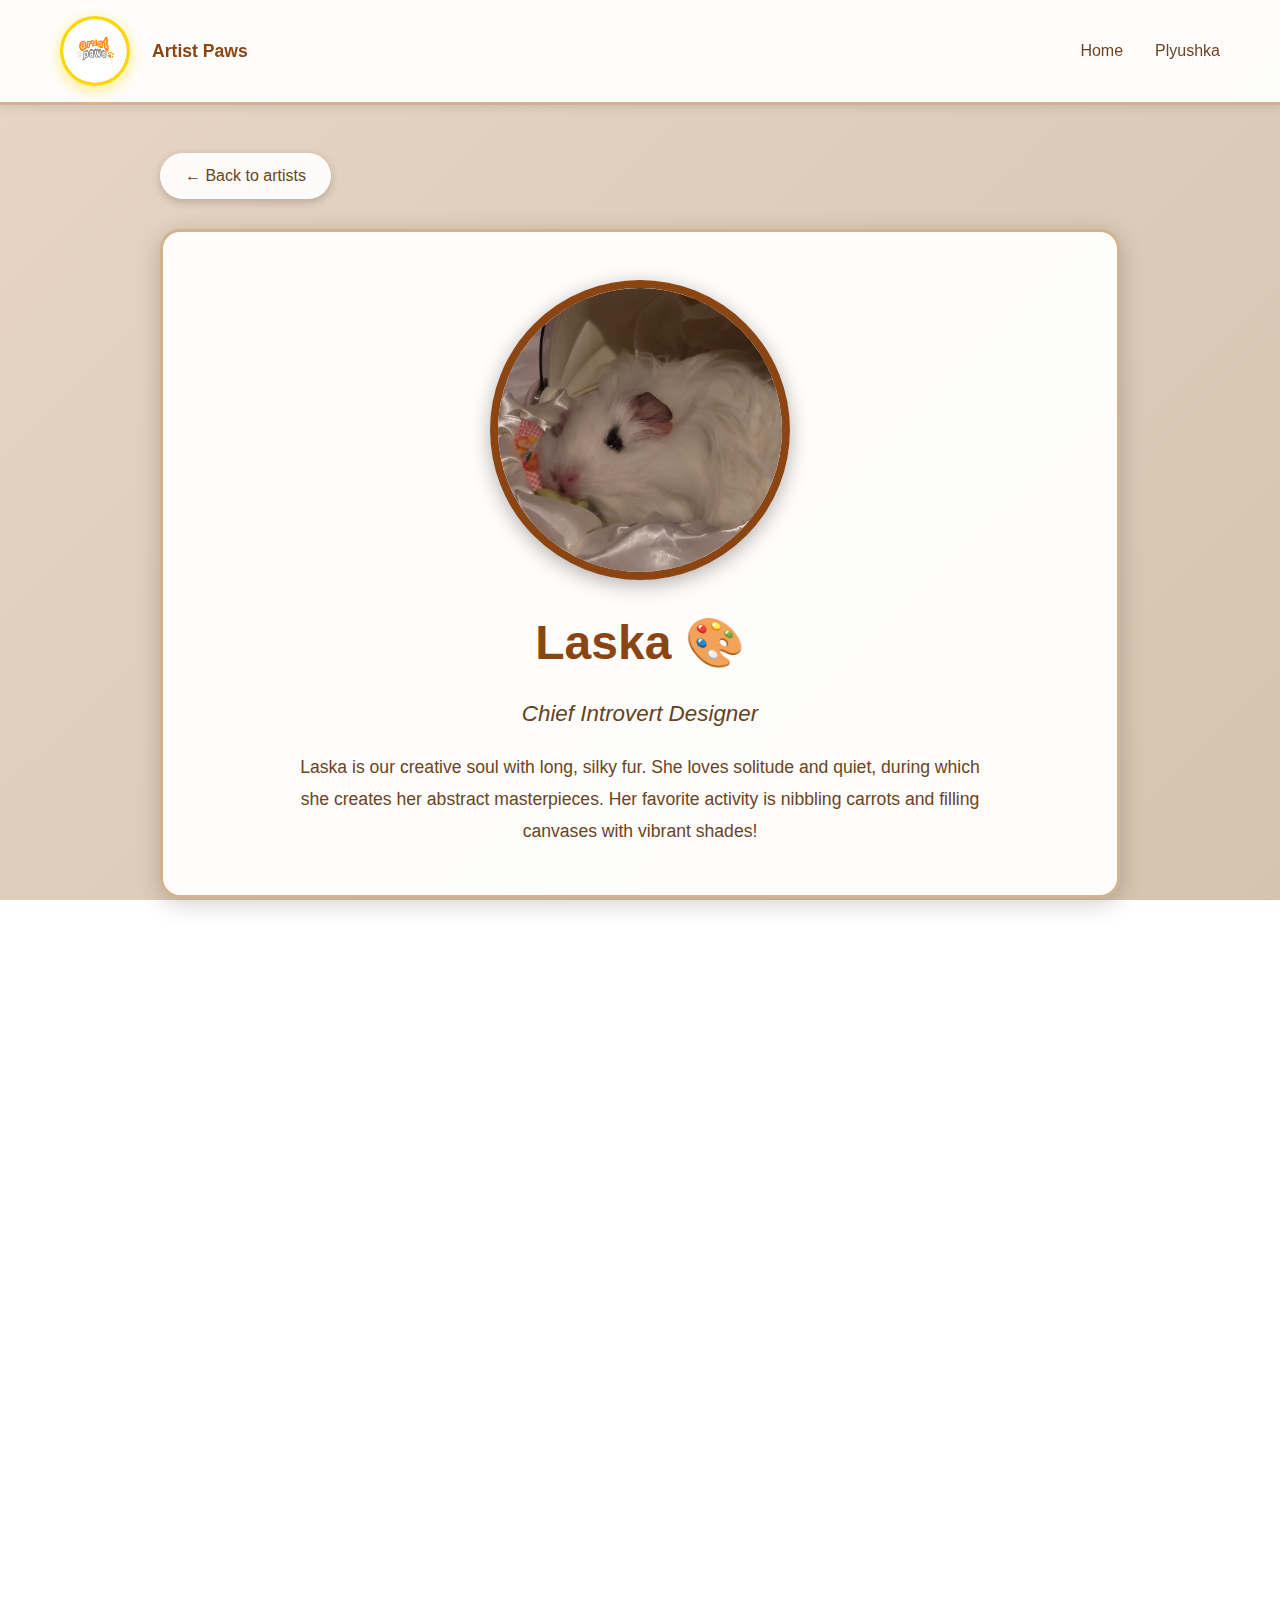
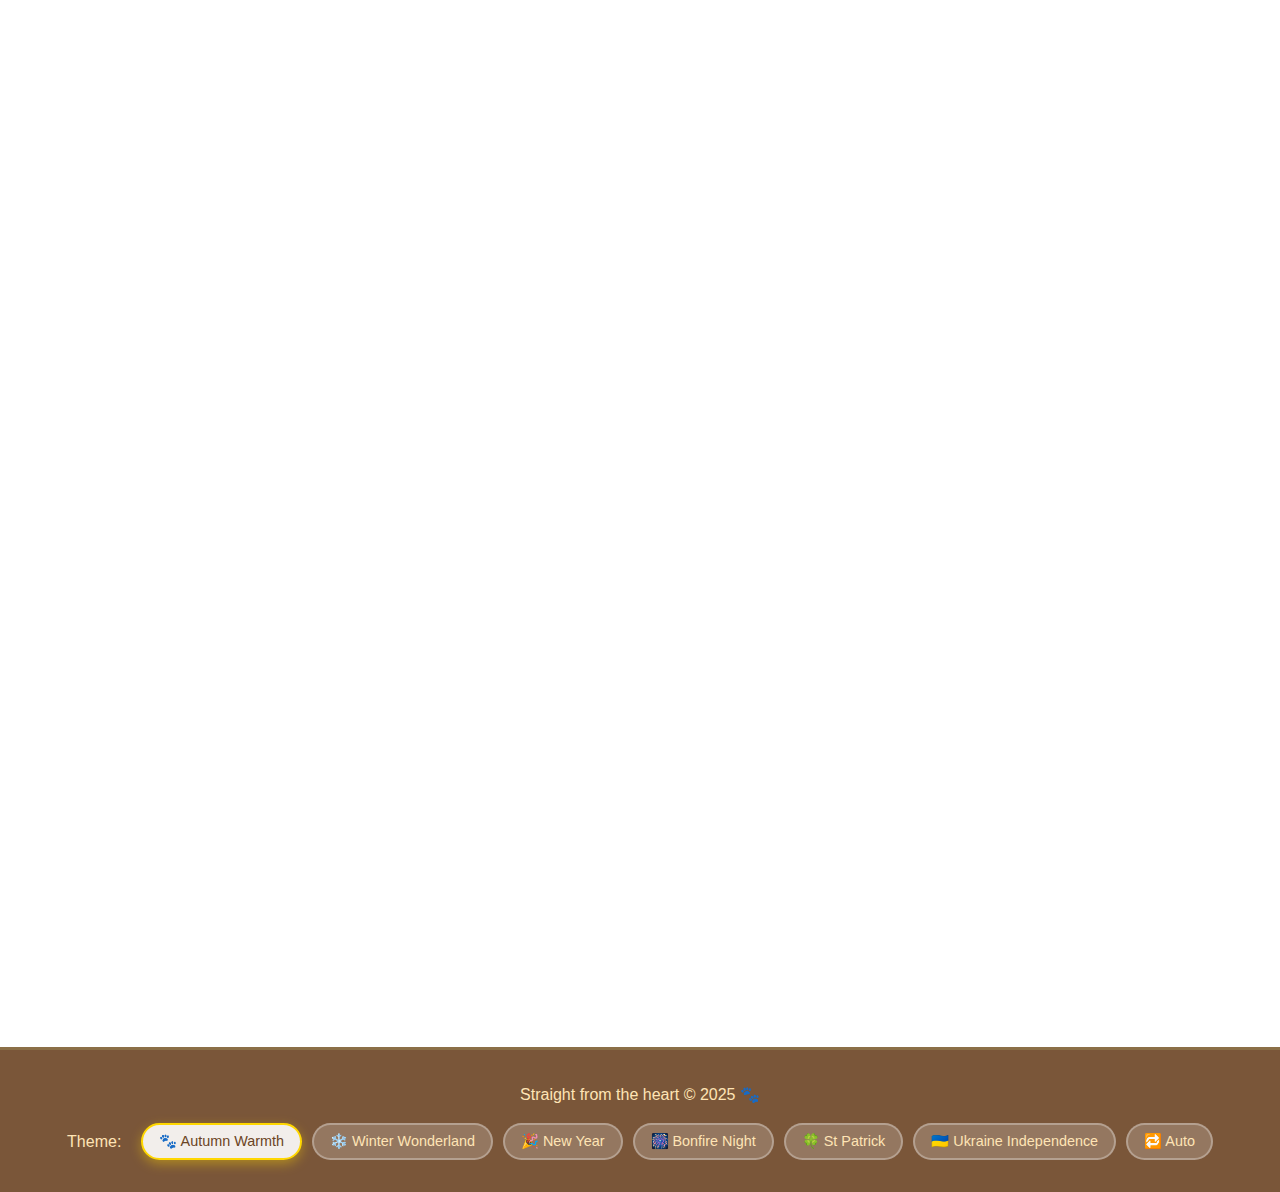
<file: laska.html>
<!DOCTYPE html>
<html lang="en">
<head>
    <meta charset="UTF-8">
    <meta name="viewport" content="width=device-width, initial-scale=1.0">
    <meta name="description" content="Meet Laska, Chief Introvert Designer at Artist Paws. Specializes in warm tones and contemplative art pieces. Explore Laska's unique artistic style.">
    <meta name="keywords" content="Laska guinea pig, introvert designer, warm colors art, guinea pig artist, pet artwork">
    <meta name="robots" content="index, follow">
    <link rel="canonical" href="https://tiger884.github.io/Guinea-pigs/laska.html">
    
    <!-- Open Graph -->
    <meta property="og:type" content="profile">
    <meta property="og:url" content="https://tiger884.github.io/Guinea-pigs/laska.html">
    <meta property="og:title" content="Laska - Chief Introvert Designer at Artist Paws">
    <meta property="og:description" content="Meet Laska, our talented guinea pig artist who specializes in warm tones and contemplative artwork.">
    <meta property="og:image" content="https://tiger884.github.io/Guinea-pigs/images/artists/laska.jpg">
    
    <link rel="preconnect" href="https://images.unsplash.com">
    <link rel="dns-prefetch" href="https://images.unsplash.com">
    <link rel="preload" href="style.css" as="style">
    <title>Laska - Chief Introvert Designer | Artist Paws Guinea Pig Artist</title>
    <link rel="stylesheet" href="style.css">
    <script src="themes.js"></script>
    <script src="tracing.js"></script>
    <script src="script.js" defer></script>
    <style>
        .guinea-page {
            max-width: 1000px;
            margin: 0 auto;
            padding: 3rem 20px;
        }

        .back-button {
            display: inline-block;
            background: rgba(255, 255, 255, 0.9);
            color: #6B4423;
            padding: 10px 25px;
            border-radius: 25px;
            text-decoration: none;
            margin-bottom: 30px;
            box-shadow: 0 3px 10px rgba(0,0,0,0.2);
            transition: transform 0.3s;
        }

        .back-button:hover {
            transform: translateX(-5px);
        }

        .guinea-header {
            background: rgba(255, 255, 255, 0.95);
            border-radius: 20px;
            padding: 3rem;
            text-align: center;
            box-shadow: 0 5px 25px rgba(0,0,0,0.2);
            margin-bottom: 3rem;
            border: 3px solid #D2B48C;
        }

        .guinea-photo-large {
            width: 300px;
            height: 300px;
            border-radius: 50%;
            margin: 0 auto 25px;
            overflow: hidden;
            border: 8px solid #8B4513;
            box-shadow: 0 5px 20px rgba(0,0,0,0.3);
        }

        .guinea-photo-large img {
            width: 100%;
            height: 100%;
            object-fit: cover;
        }

        .guinea-header h1 {
            color: #8B4513;
            font-size: 3rem;
            margin-bottom: 15px;
        }

        .guinea-subtitle {
            color: #654321;
            font-size: 1.4rem;
            font-style: italic;
            margin-bottom: 20px;
        }

        .guinea-description {
            color: #6B4423;
            font-size: 1.1rem;
            line-height: 1.8;
            max-width: 700px;
            margin: 0 auto;
        }

        .info-section {
            background: rgba(255, 255, 255, 0.9);
            border-radius: 15px;
            padding: 2.5rem;
            margin-bottom: 2rem;
            box-shadow: 0 3px 15px rgba(0,0,0,0.15);
        }

        .info-section h2 {
            color: #8B4513;
            font-size: 2rem;
            margin-bottom: 1.5rem;
            text-align: left;
            border-bottom: 3px solid #D2B48C;
            padding-bottom: 10px;
        }

        .info-list {
            list-style: none;
            padding: 0;
        }

        .info-list li {
            padding: 12px 0;
            color: #654321;
            font-size: 1.1rem;
            border-bottom: 1px dashed #D2B48C;
        }

        .info-list li:last-child {
            border-bottom: none;
        }

        .info-list strong {
            color: #8B4513;
            margin-right: 10px;
        }

        .photo-gallery {
            display: grid;
            grid-template-columns: repeat(auto-fit, minmax(200px, 1fr));
            gap: 20px;
            margin-top: 2rem;
        }

        .photo-gallery img {
            width: 100%;
            height: 250px;
            object-fit: cover;
            border-radius: 15px;
            box-shadow: 0 3px 15px rgba(0,0,0,0.2);
            border: 4px solid #fff;
            transition: transform 0.3s;
        }

        .photo-gallery img:hover {
            transform: scale(1.05);
        }
    </style>
</head>
<body>
    <header>
        <nav>
            <div class="logo">
                <div class="logo-circle" style="width: 70px; height: 70px; border-radius: 50%; background: linear-gradient(135deg, var(--logo-color-1, #FFD700) 0%, var(--logo-color-2, #FFA500) 100%); display: flex; align-items: center; justify-content: center; box-shadow: 0 4px 15px var(--logo-shadow, rgba(255, 215, 0, 0.5)); margin-right: 12px; flex-shrink: 0; transition: all 0.3s ease; overflow: hidden;">
                    <img src="images/ui/logo.png" alt="Artist Paws Logo" style="height: 55px; width: auto; filter: brightness(1.1) contrast(1.05); object-fit: contain;">
                </div>
                <span style="font-weight: 600; font-size: 1.1rem;">Artist Paws</span>
            </div>
            <ul>
                <li><a href="index.html">Home</a></li>
                <li><a href="plyushka.html">Plyushka</a></li>
            </ul>
        </nav>
    </header>

    <main class="guinea-page">
        <a href="index.html" class="back-button">← Back to artists</a>

        <div class="guinea-header">
            <div class="guinea-photo-large">
                <img src="images/artists/laska.jpg" 
                     alt="Laska"
                     loading="eager"
                     decoding="async">
            </div>
            <h1>Laska 🎨</h1>
            <p class="guinea-subtitle">Chief Introvert Designer</p>
            <p class="guinea-description">
                Laska is our creative soul with long, silky fur. She loves solitude and quiet,
                during which she creates her abstract masterpieces. Her favorite activity is nibbling carrots
                and filling canvases with vibrant shades!
            </p>
        </div>

        <div class="info-section">
            <h2>About Laska</h2>
            <ul class="info-list">
                <li><strong>🎨 Style:</strong> Abstract with impressionism elements</li>
                <li><strong>🎨 Favorite colors:</strong> Red, orange, yellow</li>
                <li><strong>🥕 Favorite food:</strong> Carrots, bell peppers, apples</li>
                <li><strong>🎭 Personality:</strong> Calm, thoughtful, focused</li>
                <li><strong>⏰ Best creative time:</strong> Early morning</li>
                <li><strong>🏆 Achievements:</strong> More than 50 paintings, exhibition participation</li>
            </ul>
        </div>

        <div class="info-section">
            <h2>Laska's Gallery</h2>
            <div class="photo-gallery">
                <img src="data:image/svg+xml,%3Csvg xmlns='http://www.w3.org/2000/svg' width='400' height='400'%3E%3Cdefs%3E%3ClinearGradient id='l1' x1='0%25' y1='0%25' x2='100%25' y2='100%25'%3E%3Cstop offset='0%25' style='stop-color:%23FF6347'/%3E%3Cstop offset='100%25' style='stop-color:%23FF4500'/%3E%3C/linearGradient%3E%3C/defs%3E%3Crect width='400' height='400' fill='url(%23l1)'/%3E%3Ctext x='50%25' y='50%25' font-family='Arial' font-size='18' fill='white' text-anchor='middle' dy='.3em'%3ELaska's Painting %231%3C/text%3E%3C/svg%3E" alt="Laska's Painting 1" loading="lazy" decoding="async">
                <img src="data:image/svg+xml,%3Csvg xmlns='http://www.w3.org/2000/svg' width='400' height='400'%3E%3Cdefs%3E%3ClinearGradient id='l2' x1='0%25' y1='0%25' x2='100%25' y2='100%25'%3E%3Cstop offset='0%25' style='stop-color:%23FFA500'/%3E%3Cstop offset='100%25' style='stop-color:%23FF8C00'/%3E%3C/linearGradient%3E%3C/defs%3E%3Crect width='400' height='400' fill='url(%23l2)'/%3E%3Ctext x='50%25' y='50%25' font-family='Arial' font-size='18' fill='white' text-anchor='middle' dy='.3em'%3ELaska's Painting %232%3C/text%3E%3C/svg%3E" alt="Laska's Painting 2" loading="lazy" decoding="async">
                <img src="data:image/svg+xml,%3Csvg xmlns='http://www.w3.org/2000/svg' width='400' height='400'%3E%3Cdefs%3E%3ClinearGradient id='l3' x1='0%25' y1='0%25' x2='100%25' y2='100%25'%3E%3Cstop offset='0%25' style='stop-color:%23FFD700'/%3E%3Cstop offset='100%25' style='stop-color:%23FFA500'/%3E%3C/linearGradient%3E%3C/defs%3E%3Crect width='400' height='400' fill='url(%23l3)'/%3E%3Ctext x='50%25' y='50%25' font-family='Arial' font-size='18' fill='white' text-anchor='middle' dy='.3em'%3ELaska's Painting %233%3C/text%3E%3C/svg%3E" alt="Laska's Painting 3" loading="lazy" decoding="async">
                <img src="data:image/svg+xml,%3Csvg xmlns='http://www.w3.org/2000/svg' width='400' height='400'%3E%3Cdefs%3E%3ClinearGradient id='l4' x1='0%25' y1='0%25' x2='100%25' y2='100%25'%3E%3Cstop offset='0%25' style='stop-color:%23DC143C'/%3E%3Cstop offset='100%25' style='stop-color:%23B22222'/%3E%3C/linearGradient%3E%3C/defs%3E%3Crect width='400' height='400' fill='url(%23l4)'/%3E%3Ctext x='50%25' y='50%25' font-family='Arial' font-size='18' fill='white' text-anchor='middle' dy='.3em'%3ELaska's Painting %234%3C/text%3E%3C/svg%3E" alt="Laska's Painting 4" loading="lazy" decoding="async">
                <img src="data:image/svg+xml,%3Csvg xmlns='http://www.w3.org/2000/svg' width='400' height='400'%3E%3Cdefs%3E%3ClinearGradient id='l5' x1='0%25' y1='0%25' x2='100%25' y2='100%25'%3E%3Cstop offset='0%25' style='stop-color:%23FF7F50'/%3E%3Cstop offset='100%25' style='stop-color:%23FF6347'/%3E%3C/linearGradient%3E%3C/defs%3E%3Crect width='400' height='400' fill='url(%23l5)'/%3E%3Ctext x='50%25' y='50%25' font-family='Arial' font-size='18' fill='white' text-anchor='middle' dy='.3em'%3ELaska's Painting %235%3C/text%3E%3C/svg%3E" alt="Laska's Painting 5" loading="lazy" decoding="async">
                <img src="data:image/svg+xml,%3Csvg xmlns='http://www.w3.org/2000/svg' width='400' height='400'%3E%3Cdefs%3E%3ClinearGradient id='l6' x1='0%25' y1='0%25' x2='100%25' y2='100%25'%3E%3Cstop offset='0%25' style='stop-color:%23FFB347'/%3E%3Cstop offset='100%25' style='stop-color:%23FF8C69'/%3E%3C/linearGradient%3E%3C/defs%3E%3Crect width='400' height='400' fill='url(%23l6)'/%3E%3Ctext x='50%25' y='50%25' font-family='Arial' font-size='18' fill='white' text-anchor='middle' dy='.3em'%3ELaska's Painting %236%3C/text%3E%3C/svg%3E" alt="Laska's Painting 6" loading="lazy" decoding="async">
            </div>
        </div>

        <div class="info-section">
            <h2>Creative Process</h2>
            <p class="guinea-description" style="text-align: left;">
                Laska prefers to work in the morning hours when the light is especially soft and inspiring.
                She starts by choosing her color palette, then carefully dips her paws in paint and
                creates unique patterns on canvas. Each of her works is the result of deep contemplation
                and a fine sense of composition. Laska never rushes - she believes that true
                art requires time and patience.
            </p>
        </div>
    </main>

    <footer>
        <p>Straight from the heart © 2025 🐾</p>
    </footer>
</body>
</html>
</file>
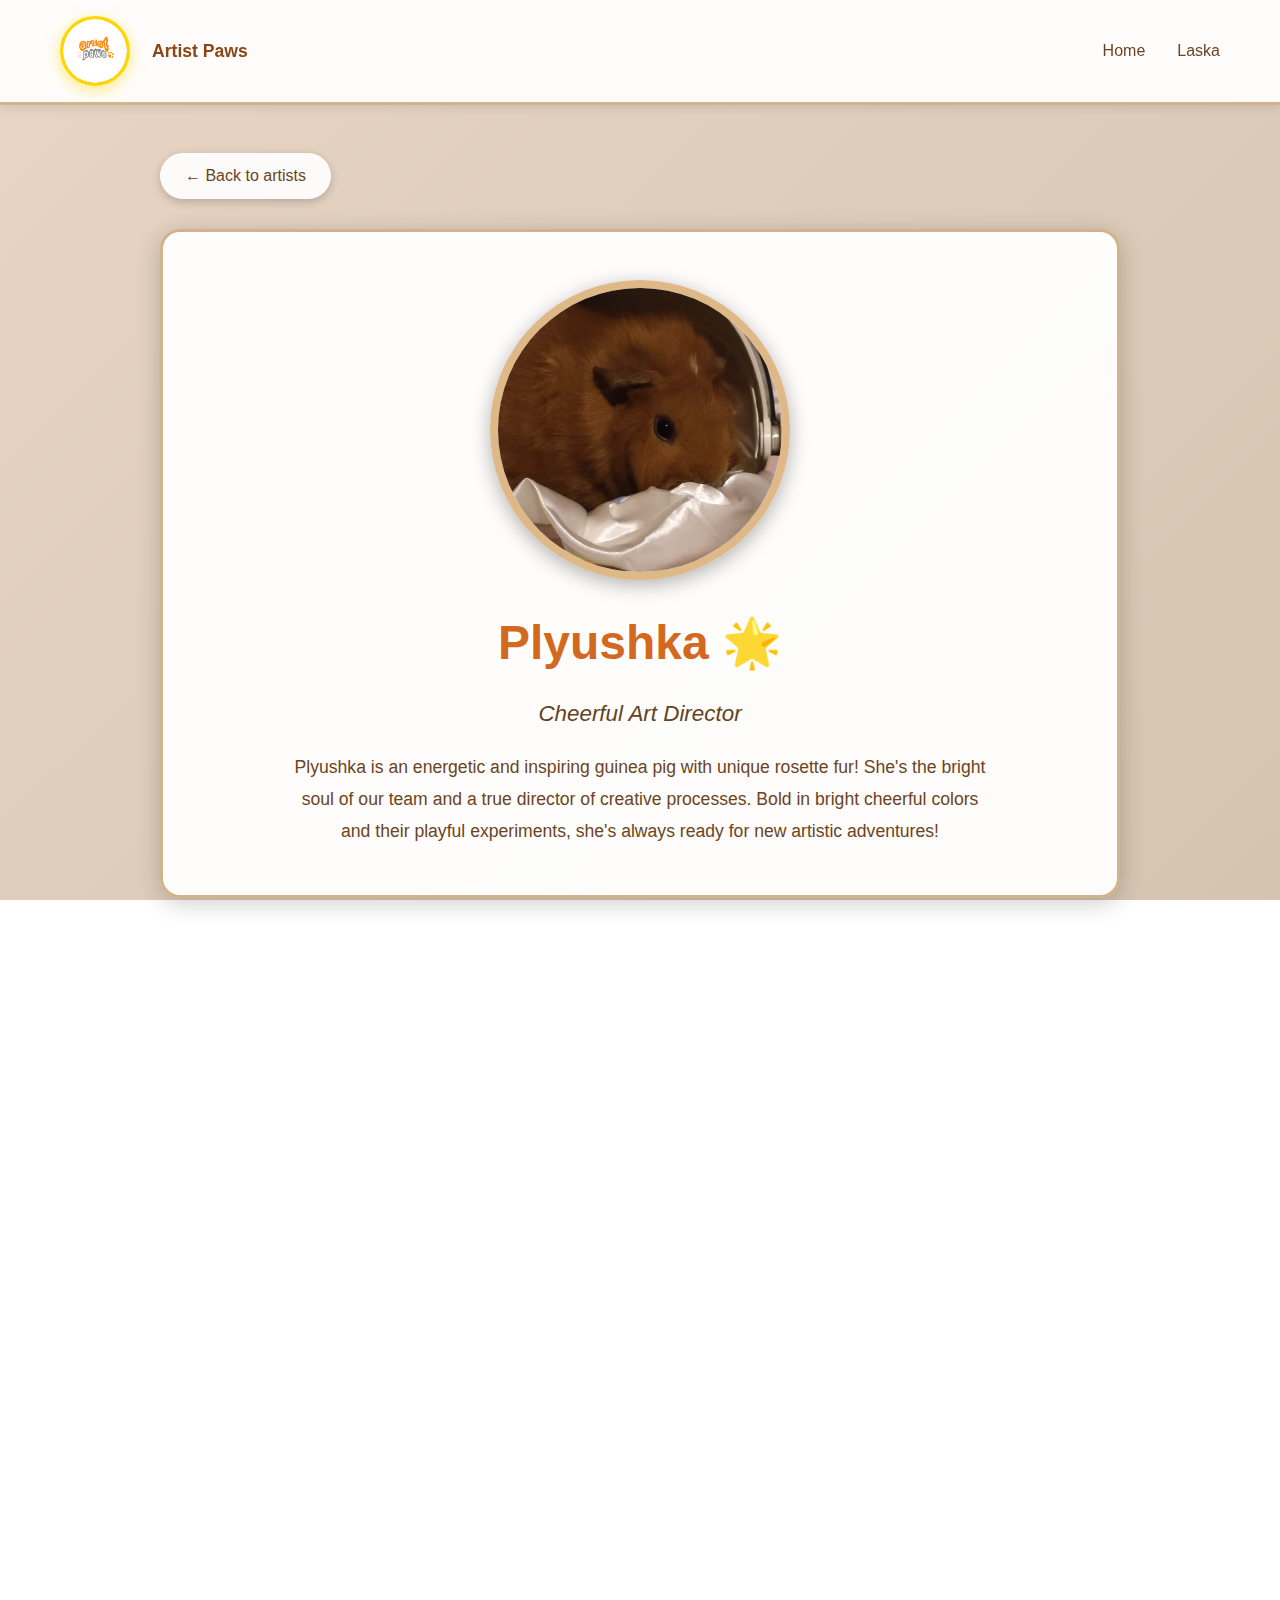
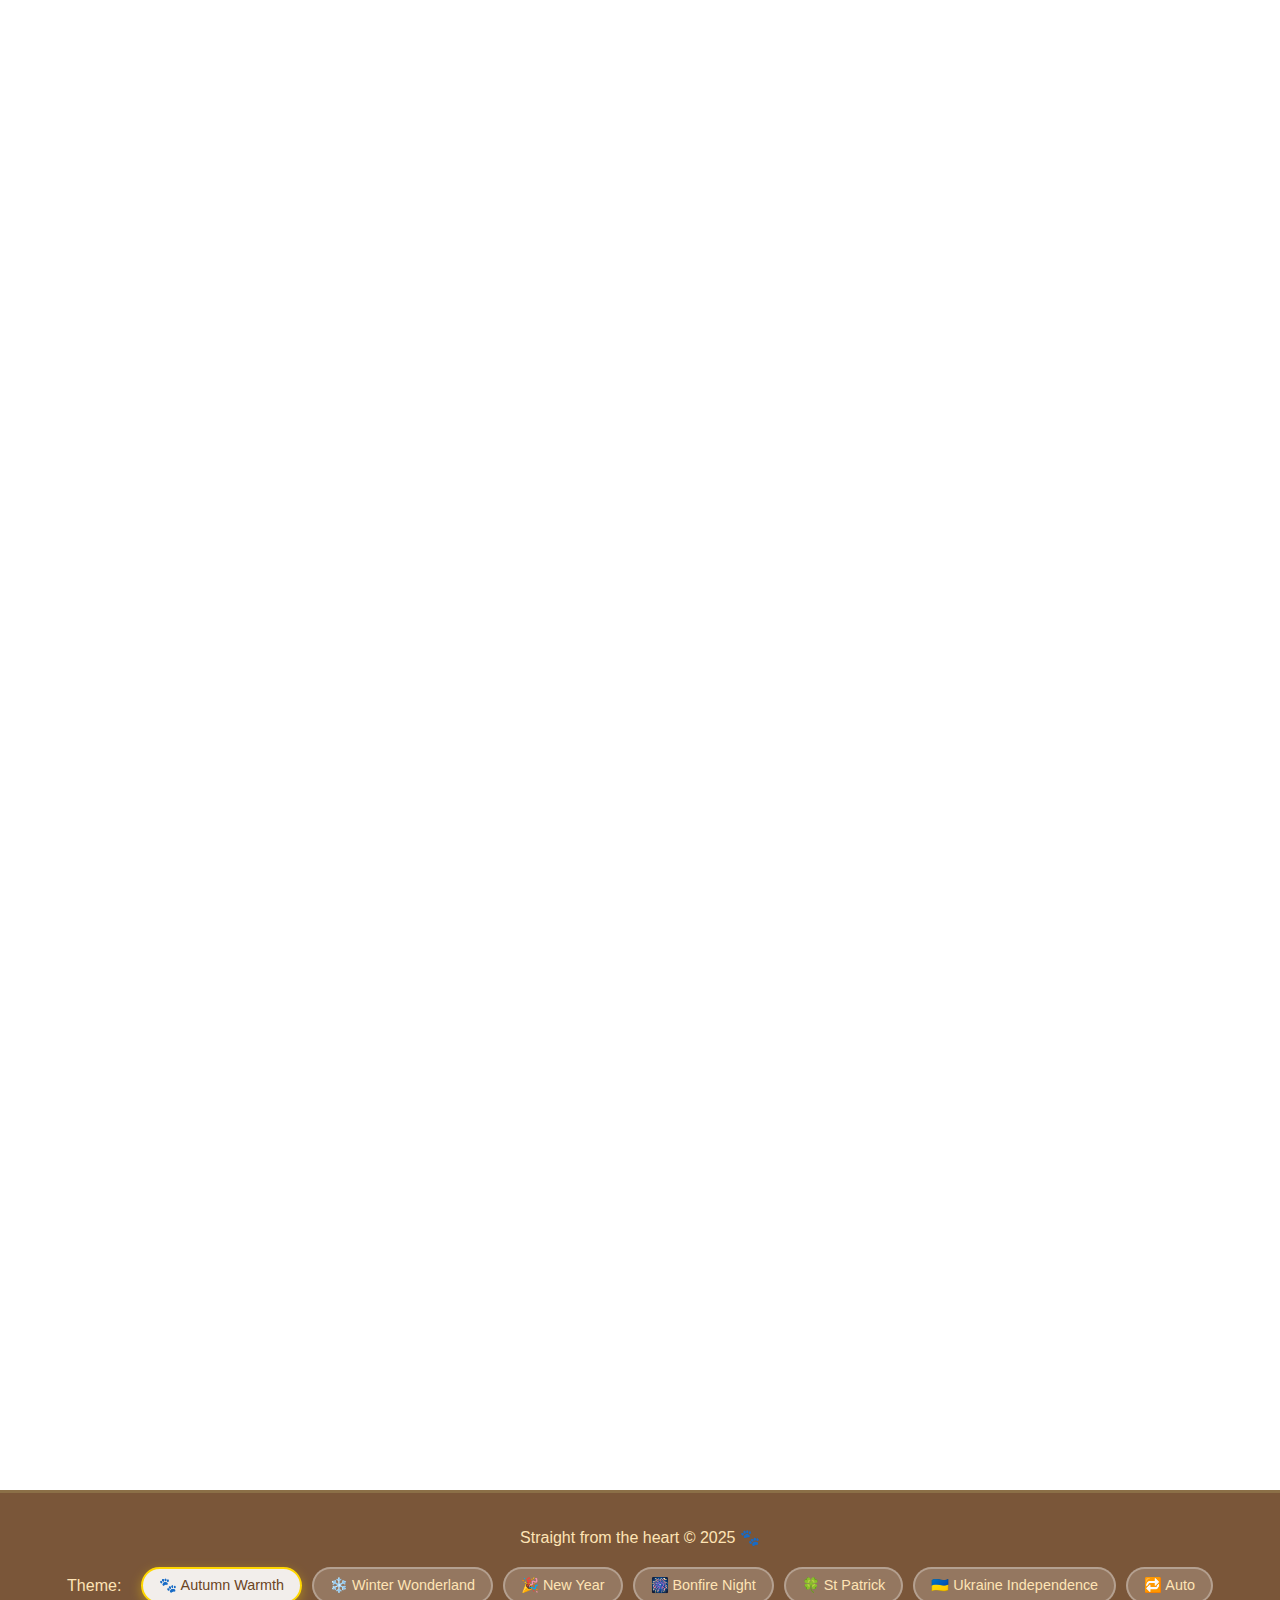
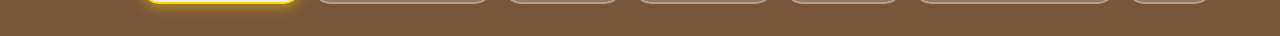
<file: plyushka.html>
<!DOCTYPE html>
<html lang="en">
<head>
    <meta charset="UTF-8">
    <meta name="viewport" content="width=device-width, initial-scale=1.0">
    <meta name="description" content="Meet Plyushka, Cheerful Art Director at Artist Paws. Bold artist specializing in bright, vibrant colors and joyful compositions. Explore Plyushka's cheerful artwork.">
    <meta name="keywords" content="Plyushka guinea pig, art director, bright colors art, cheerful artwork, guinea pig artist, vibrant pet art">
    <meta name="robots" content="index, follow">
    <link rel="canonical" href="https://tiger884.github.io/Guinea-pigs/plyushka.html">
    
    <!-- Open Graph -->
    <meta property="og:type" content="profile">
    <meta property="og:url" content="https://tiger884.github.io/Guinea-pigs/plyushka.html">
    <meta property="og:title" content="Plyushka - Cheerful Art Director at Artist Paws">
    <meta property="og:description" content="Meet Plyushka, our bold guinea pig artist who brings joy through vibrant colors and cheerful compositions.">
    <meta property="og:image" content="https://tiger884.github.io/Guinea-pigs/images/artists/plyushka.jpg">
    
    <link rel="preconnect" href="https://images.unsplash.com">
    <link rel="dns-prefetch" href="https://images.unsplash.com">
    <link rel="preload" href="style.css" as="style">
    <title>Plyushka - Cheerful Art Director | Artist Paws Guinea Pig Artist</title>
    <link rel="stylesheet" href="style.css">
    <script src="themes.js"></script>
    <script src="tracing.js"></script>
    <script src="script.js" defer></script>
    <style>
        .guinea-page {
            max-width: 1000px;
            margin: 0 auto;
            padding: 3rem 20px;
        }

        .back-button {
            display: inline-block;
            background: rgba(255, 255, 255, 0.9);
            color: #6B4423;
            padding: 10px 25px;
            border-radius: 25px;
            text-decoration: none;
            margin-bottom: 30px;
            box-shadow: 0 3px 10px rgba(0,0,0,0.2);
            transition: transform 0.3s;
        }

        .back-button:hover {
            transform: translateX(-5px);
        }

        .guinea-header {
            background: rgba(255, 255, 255, 0.95);
            border-radius: 20px;
            padding: 3rem;
            text-align: center;
            box-shadow: 0 5px 25px rgba(0,0,0,0.2);
            margin-bottom: 3rem;
            border: 3px solid #D2B48C;
        }

        .guinea-photo-large {
            width: 300px;
            height: 300px;
            border-radius: 50%;
            margin: 0 auto 25px;
            overflow: hidden;
            border: 8px solid #DEB887;
            box-shadow: 0 5px 20px rgba(0,0,0,0.3);
        }

        .guinea-photo-large img {
            width: 100%;
            height: 100%;
            object-fit: cover;
        }

        .guinea-header h1 {
            color: #D2691E;
            font-size: 3rem;
            margin-bottom: 15px;
        }

        .guinea-subtitle {
            color: #654321;
            font-size: 1.4rem;
            font-style: italic;
            margin-bottom: 20px;
        }

        .guinea-description {
            color: #6B4423;
            font-size: 1.1rem;
            line-height: 1.8;
            max-width: 700px;
            margin: 0 auto;
        }

        .info-section {
            background: rgba(255, 255, 255, 0.9);
            border-radius: 15px;
            padding: 2.5rem;
            margin-bottom: 2rem;
            box-shadow: 0 3px 15px rgba(0,0,0,0.15);
        }

        .info-section h2 {
            color: #D2691E;
            font-size: 2rem;
            margin-bottom: 1.5rem;
            text-align: left;
            border-bottom: 3px solid #D2B48C;
            padding-bottom: 10px;
        }

        .info-list {
            list-style: none;
            padding: 0;
        }

        .info-list li {
            padding: 12px 0;
            color: #654321;
            font-size: 1.1rem;
            border-bottom: 1px dashed #D2B48C;
        }

        .info-list li:last-child {
            border-bottom: none;
        }

        .info-list strong {
            color: #D2691E;
            margin-right: 10px;
        }

        .photo-gallery {
            display: grid;
            grid-template-columns: repeat(auto-fit, minmax(200px, 1fr));
            gap: 20px;
            margin-top: 2rem;
        }

        .photo-gallery img {
            width: 100%;
            height: 250px;
            object-fit: cover;
            border-radius: 15px;
            box-shadow: 0 3px 15px rgba(0,0,0,0.2);
            border: 4px solid #fff;
            transition: transform 0.3s;
        }

        .photo-gallery img:hover {
            transform: scale(1.05);
        }
    </style>
</head>
<body>
    <header>
        <nav>
            <div class="logo">
                <div class="logo-circle" style="width: 70px; height: 70px; border-radius: 50%; background: linear-gradient(135deg, var(--logo-color-1, #FFD700) 0%, var(--logo-color-2, #FFA500) 100%); display: flex; align-items: center; justify-content: center; box-shadow: 0 4px 15px var(--logo-shadow, rgba(255, 215, 0, 0.5)); margin-right: 12px; flex-shrink: 0; transition: all 0.3s ease; overflow: hidden;">
                    <img src="images/ui/logo.png" alt="Artist Paws Logo" style="height: 55px; width: auto; filter: brightness(1.1) contrast(1.05); object-fit: contain;">
                </div>
                <span style="font-weight: 600; font-size: 1.1rem;">Artist Paws</span>
            </div>
            <ul>
                <li><a href="index.html">Home</a></li>
                <li><a href="laska.html">Laska</a></li>
            </ul>
        </nav>
    </header>

    <main class="guinea-page">
        <a href="index.html" class="back-button">← Back to artists</a>

        <div class="guinea-header">
            <div class="guinea-photo-large">
                <img src="images/artists/plyushka.jpg" 
                     alt="Plyushka"
                     loading="eager"
                     decoding="async">
            </div>
            <h1>Plyushka 🌟</h1>
            <p class="guinea-subtitle">Cheerful Art Director</p>
            <p class="guinea-description">
                Plyushka is an energetic and inspiring guinea pig with unique rosette fur!
                She's the bright soul of our team and a true director of creative processes.
                Bold in bright cheerful colors and their playful experiments, she's always ready
                for new artistic adventures!
            </p>
        </div>

        <div class="info-section">
            <h2>About Plyushka</h2>
            <ul class="info-list">
                <li><strong>🎨 Style:</strong> Bright expressionism and pop-art</li>
                <li><strong>🎨 Favorite colors:</strong> Blue, purple, pink, green</li>
                <li><strong>🥒 Favorite food:</strong> Cucumbers, lettuce, strawberries</li>
                <li><strong>🎭 Personality:</strong> Active, sociable, cheerful</li>
                <li><strong>⏰ Best creative time:</strong> All day!</li>
                <li><strong>🏆 Achievements:</strong> Organizer of creative workshops, more than 70 works</li>
            </ul>
        </div>

        <div class="info-section">
            <h2>Plyushka's Gallery</h2>
            <div class="photo-gallery">
                <img src="data:image/svg+xml,%3Csvg xmlns='http://www.w3.org/2000/svg' width='400' height='400'%3E%3Cdefs%3E%3ClinearGradient id='p1' x1='0%25' y1='0%25' x2='100%25' y2='100%25'%3E%3Cstop offset='0%25' style='stop-color:%234A90E2'/%3E%3Cstop offset='100%25' style='stop-color:%235AB9EA'/%3E%3C/linearGradient%3E%3C/defs%3E%3Crect width='400' height='400' fill='url(%23p1)'/%3E%3Ctext x='50%25' y='50%25' font-family='Arial' font-size='18' fill='white' text-anchor='middle' dy='.3em'%3EPlyushka's Painting %231%3C/text%3E%3C/svg%3E" alt="Plyushka's Painting 1" loading="lazy" decoding="async">
                <img src="data:image/svg+xml,%3Csvg xmlns='http://www.w3.org/2000/svg' width='400' height='400'%3E%3Cdefs%3E%3ClinearGradient id='p2' x1='0%25' y1='0%25' x2='100%25' y2='100%25'%3E%3Cstop offset='0%25' style='stop-color:%239B59B6'/%3E%3Cstop offset='100%25' style='stop-color:%238E44AD'/%3E%3C/linearGradient%3E%3C/defs%3E%3Crect width='400' height='400' fill='url(%23p2)'/%3E%3Ctext x='50%25' y='50%25' font-family='Arial' font-size='18' fill='white' text-anchor='middle' dy='.3em'%3EPlyushka's Painting %232%3C/text%3E%3C/svg%3E" alt="Plyushka's Painting 2" loading="lazy" decoding="async">
                <img src="data:image/svg+xml,%3Csvg xmlns='http://www.w3.org/2000/svg' width='400' height='400'%3E%3Cdefs%3E%3ClinearGradient id='p3' x1='0%25' y1='0%25' x2='100%25' y2='100%25'%3E%3Cstop offset='0%25' style='stop-color:%23E91E63'/%3E%3Cstop offset='100%25' style='stop-color:%23F06292'/%3E%3C/linearGradient%3E%3C/defs%3E%3Crect width='400' height='400' fill='url(%23p3)'/%3E%3Ctext x='50%25' y='50%25' font-family='Arial' font-size='18' fill='white' text-anchor='middle' dy='.3em'%3EPlyushka's Painting %233%3C/text%3E%3C/svg%3E" alt="Plyushka's Painting 3" loading="lazy" decoding="async">
                <img src="data:image/svg+xml,%3Csvg xmlns='http://www.w3.org/2000/svg' width='400' height='400'%3E%3Cdefs%3E%3ClinearGradient id='p4' x1='0%25' y1='0%25' x2='100%25' y2='100%25'%3E%3Cstop offset='0%25' style='stop-color:%2327AE60'/%3E%3Cstop offset='100%25' style='stop-color:%232ECC71'/%3E%3C/linearGradient%3E%3C/defs%3E%3Crect width='400' height='400' fill='url(%23p4)'/%3E%3Ctext x='50%25' y='50%25' font-family='Arial' font-size='18' fill='white' text-anchor='middle' dy='.3em'%3EPlyushka's Painting %234%3C/text%3E%3C/svg%3E" alt="Plyushka's Painting 4" loading="lazy" decoding="async">
                <img src="data:image/svg+xml,%3Csvg xmlns='http://www.w3.org/2000/svg' width='400' height='400'%3E%3Cdefs%3E%3ClinearGradient id='p5' x1='0%25' y1='0%25' x2='100%25' y2='100%25'%3E%3Cstop offset='0%25' style='stop-color:%2316A085'/%3E%3Cstop offset='100%25' style='stop-color:%231ABC9C'/%3E%3C/linearGradient%3E%3C/defs%3E%3Crect width='400' height='400' fill='url(%23p5)'/%3E%3Ctext x='50%25' y='50%25' font-family='Arial' font-size='18' fill='white' text-anchor='middle' dy='.3em'%3EPlyushka's Painting %235%3C/text%3E%3C/svg%3E" alt="Plyushka's Painting 5" loading="lazy" decoding="async">
                <img src="data:image/svg+xml,%3Csvg xmlns='http://www.w3.org/2000/svg' width='400' height='400'%3E%3Cdefs%3E%3ClinearGradient id='p6' x1='0%25' y1='0%25' x2='100%25' y2='100%25'%3E%3Cstop offset='0%25' style='stop-color:%233498DB'/%3E%3Cstop offset='100%25' style='stop-color:%239B59B6'/%3E%3C/linearGradient%3E%3C/defs%3E%3Crect width='400' height='400' fill='url(%23p6)'/%3E%3Ctext x='50%25' y='50%25' font-family='Arial' font-size='18' fill='white' text-anchor='middle' dy='.3em'%3EPlyushka's Painting %236%3C/text%3E%3C/svg%3E" alt="Plyushka's Painting 6" loading="lazy" decoding="async">
            </div>
        </div>

        <div class="info-section">
            <h2>Creative Process</h2>
            <p class="guinea-description" style="text-align: left;">
                Plyushka is a true experimenter! She loves using the brightest and most unusual
                color combinations. Unlike her colleague Laska, Plyushka prefers a dynamic
                and spontaneous approach to creativity. She can work at any time of day or night when
                inspiration strikes. Her signature technique is using her rosette fur to
                create unique circular patterns on canvas. Plyushka also loves teamwork
                and often hosts collaborative creative sessions with other artist guinea pigs!
            </p>
        </div>

        <div class="info-section">
            <h2>Style Features</h2>
            <ul class="info-list">
                <li><strong>💫 Technique:</strong> Circular movements and rosette patterns</li>
                <li><strong>🌈 Palette:</strong> Prefers contrasting and bright combinations</li>
                <li><strong>🎪 Themes:</strong> Fun, joy, celebration of life</li>
                <li><strong>✨ Philosophy:</strong> "Art should bring happiness!"</li>
            </ul>
        </div>
    </main>

    <footer>
        <p>Straight from the heart © 2025 🐾</p>
    </footer>
</body>
</html>
</file>
<file: style.css>
/* CSS Variables for Theming */
:root {
    --color-primary: #6B4423;
    --color-primary-brown: #8B4513;
    --color-primary-light: #8B6F47;
    --color-beige-light: #E8D5C4;
    --color-beige: #D2B48C;
    --color-tan: #DEB887;
    --color-gold: #FFD700;
    --color-pink: #FF6B9D;
    --color-pink-dark: #C06C84;
    --bg-gradient: linear-gradient(135deg, #E8D5C4 0%, #D4C4B0 100%);
    --header-bg: rgba(255, 255, 255, 0.95);
    --footer-bg: rgba(107, 68, 35, 0.9);
    --footer-text: #FFE4B5;
    
    /* Logo colors - default theme */
    --logo-color-1: #FFD700;
    --logo-color-2: #FFA500;
    --logo-shadow: rgba(255, 215, 0, 0.5);
}

/* Christmas Theme */
body[data-theme="christmas"] {
    --color-primary: #4A5D7C;
    --color-primary-brown: #6B8CAE;
    --color-primary-light: #7BA3C5;
    --color-beige-light: #E0F4FF;
    --color-beige: #B8D8E8;
    --color-tan: #C8E4F0;
    --color-gold: #A8DADC;
    --color-pink: #4A90E2;
    --color-pink-dark: #357ABD;
    --bg-gradient: linear-gradient(135deg, #E0F4FF 0%, #C8E4F0 100%);
    --header-bg: rgba(255, 255, 255, 0.98);
    --footer-bg: rgba(74, 93, 124, 0.9);
    --footer-text: #E0F4FF;
    
    /* Logo colors - Christmas theme */
    --logo-color-1: #4A90E2;
    --logo-color-2: #357ABD;
    --logo-shadow: rgba(74, 144, 226, 0.5);
}

/* New Year theme */
body[data-theme="newyear"] {
    --bg-gradient: linear-gradient(135deg,#FFF8E1 0%,#FFE0B2 100%);
    --header-bg: rgba(255,255,255,0.96);
    --logo-color-1: #FFD26B;
    --logo-color-2: #FF4E50;
    --logo-shadow: rgba(255, 100, 50, 0.35);
}

/* Bonfire Night (UK) */
body[data-theme="uk-bonfire"] {
    --bg-gradient: radial-gradient(circle at 20% 20%, #0b1221 0%, #05030a 40%);
    --header-bg: rgba(10,10,20,0.9);
    --logo-color-1: #FF8A00;
    --logo-color-2: #FF4500;
    --logo-shadow: rgba(255,120,20,0.35);
}

/* St Patrick */
body[data-theme="st-patrick"] {
    --bg-gradient: linear-gradient(135deg,#E8F5E9 0%,#C8E6C9 100%);
    --logo-color-1: #2ecc71;
    --logo-color-2: #27ae60;
    --logo-shadow: rgba(39,174,96,0.25);
}

/* Ukraine Independence */
body[data-theme="ua-independence"] {
    --bg-gradient: linear-gradient(135deg,#0057B7 0%,#FFD400 100%);
    --logo-color-1: #0057B7;
    --logo-color-2: #FFD400;
    --logo-shadow: rgba(0,87,183,0.35);
}

/* Confetti and fireworks styles */
.confetti {
    will-change: transform, opacity;
    pointer-events: none;
    border-radius: 2px;
}
.firework {
    position: fixed;
    z-index: 9999;
    pointer-events: none;
}

/* Общие стили */
* {
    margin: 0;
    padding: 0;
    box-sizing: border-box;
}

/* Оптимизация анимаций - используем более производительные свойства */
@keyframes floatAnimation {
    0%, 100% { transform: translate3d(0, 0, 0); }
    50% { transform: translate3d(0, -10px, 0); }
}

@keyframes rotateAnimation {
    0% { transform: rotate(0deg); }
    100% { transform: rotate(360deg); }
}

@keyframes pulseAnimation {
    0%, 100% { transform: scale3d(1, 1, 1); }
    50% { transform: scale3d(1.05, 1.05, 1); }
}

@keyframes slideInLeft {
    from {
        opacity: 0;
        transform: translate3d(-50px, 0, 0);
    }
    to {
        opacity: 1;
        transform: translate3d(0, 0, 0);
    }
}

@keyframes slideInRight {
    from {
        opacity: 0;
        transform: translate3d(50px, 0, 0);
    }
    to {
        opacity: 1;
        transform: translate3d(0, 0, 0);
    }
}

@keyframes fadeInUp {
    from {
        opacity: 0;
        transform: translate3d(0, 30px, 0);
    }
    to {
        opacity: 1;
        transform: translate3d(0, 0, 0);
    }
}

@keyframes bounce {
    0%, 20%, 50%, 80%, 100% { transform: translate3d(0, 0, 0); }
    40% { transform: translate3d(0, -15px, 0); }
    60% { transform: translate3d(0, -7px, 0); }
}

@keyframes wiggle {
    0%, 100% { transform: rotate(-3deg); }
    25% { transform: rotate(3deg); }
    50% { transform: rotate(-3deg); }
    75% { transform: rotate(3deg); }
}

@keyframes rainbow {
    0% { filter: hue-rotate(0deg); }
    100% { filter: hue-rotate(360deg); }
}

@keyframes snowfall {
    0% {
        transform: translateY(-10px) translateX(0);
        opacity: 1;
    }
    100% {
        transform: translateY(100vh) translateX(50px);
        opacity: 0.3;
    }
}

@keyframes confettiFall {
    0% { transform: translateY(0) rotate(0deg); opacity: 1; }
    100% { transform: translateY(120vh) rotate(720deg); opacity: 0; }
}

body {
    font-family: 'Comic Sans MS', 'Arial', sans-serif;
    line-height: 1.6;
    color: #4a4a4a;
    background: var(--bg-gradient);
    background-attachment: fixed;
    /* Оптимизация для мобильных */
    -webkit-font-smoothing: antialiased;
    -moz-osx-font-smoothing: grayscale;
    -webkit-tap-highlight-color: transparent;
}

/* Оптимизация производительности анимаций */
.master-card,
.gallery-item,
.master-photo,
.buy-button,
.hero-main-image {
    will-change: transform;
    -webkit-transform: translateZ(0);
    transform: translateZ(0);
    -webkit-backface-visibility: hidden;
    backface-visibility: hidden;
    -webkit-perspective: 1000px;
    perspective: 1000px;
}

/* Улучшение touch-взаимодействия */
a, button, .master-card, .gallery-item {
    -webkit-tap-highlight-color: rgba(255, 215, 0, 0.3);
    touch-action: manipulation;
}

img {
    -webkit-user-select: none;
    -moz-user-select: none;
    -ms-user-select: none;
    user-select: none;
    -webkit-touch-callout: none;
    /* Оптимизация рендеринга изображений */
    image-rendering: -webkit-optimize-contrast;
    image-rendering: crisp-edges;
}

/* Навигация */
header {
    background: var(--header-bg);
    color: var(--color-primary);
    padding: 1rem 0;
    box-shadow: 0 2px 10px rgba(0,0,0,0.1);
    position: sticky;
    top: 0;
    z-index: 100;
    border-bottom: 3px solid var(--color-beige);
}

nav {
    max-width: 1200px;
    margin: 0 auto;
    padding: 0 20px;
    display: flex;
    justify-content: space-between;
    align-items: center;
}

.logo {
    display: flex;
    align-items: center;
    gap: 10px;
    font-size: 1.3rem;
    font-weight: bold;
    color: var(--color-primary-brown);
    animation: slideInLeft 0.8s ease-out;
}

.logo-circle {
    width: 70px !important;
    height: 70px !important;
    border-radius: 50% !important;
    background: linear-gradient(135deg, var(--logo-color-1, #FFD700) 0%, var(--logo-color-2, #FFA500) 100%) !important;
    display: flex !important;
    align-items: center !important;
    justify-content: center !important;
    box-shadow: 0 4px 15px var(--logo-shadow, rgba(255, 215, 0, 0.5)) !important;
    margin-right: 12px !important;
    flex-shrink: 0 !important;
    transition: all 0.3s ease !important;
    overflow: hidden !important;
    position: relative !important;
    border: 3px solid var(--logo-color-1, #FFD700) !important;
}

body[data-theme="christmas"] .logo-circle {
    border: 3px solid #4A90E2 !important;
    box-shadow: 0 4px 20px rgba(74, 144, 226, 0.6), 0 0 15px rgba(74, 144, 226, 0.4) !important;
}

.logo-circle img {
    width: 100% !important;
    height: 100% !important;
    border-radius: 50% !important;
    filter: brightness(1.1) contrast(1.05) !important;
    object-fit: cover !important;
    position: absolute !important;
    top: 0 !important;
    left: 0 !important;
}

.paw-icon {
    background: var(--color-gold);
    padding: 5px 10px;
    border-radius: 50%;
    animation: pulseAnimation 2s infinite;
    transition: transform 0.3s;
}

.paw-icon:hover {
    animation: rotateAnimation 0.6s ease-in-out;
}

nav ul {
    list-style: none;
    display: flex;
    gap: 2rem;
}

nav a {
    color: var(--color-primary);
    text-decoration: none;
    transition: all 0.3s ease;
    font-weight: 500;
    position: relative;
}

nav a::after {
    content: '';
    position: absolute;
    bottom: -5px;
    left: 0;
    width: 0;
    height: 2px;
    background: var(--color-primary-brown);
    transition: width 0.3s ease;
}

nav a:hover {
    color: var(--color-primary-brown);
    transform: translateY(-2px);
}

nav a:hover::after {
    width: 100%;
}

.search-icon {
    font-size: 1.2rem;
    cursor: pointer;
}

/* Hero Section */
#hero {
    background: url('data:image/svg+xml,<svg xmlns="http://www.w3.org/2000/svg" viewBox="0 0 1200 400"><rect fill="%23C8B8A8" width="1200" height="400"/></svg>');
    background-size: cover;
    padding: 3rem 20px;
    text-align: center;
    position: relative;
    overflow: hidden;
}

.sticky-note {
    background: var(--color-beige-light);
    border: 2px solid var(--color-tan);
    padding: 15px;
    margin: 0 auto 20px;
    max-width: 200px;
    transform: rotate(-3deg);
    box-shadow: 3px 3px 8px rgba(0,0,0,0.2);
    animation: wiggle 3s ease-in-out infinite, floatAnimation 2s ease-in-out infinite;
    transition: transform 0.3s;
}

.sticky-note:hover {
    animation: none;
    transform: rotate(0deg) scale(1.1);
}

.note-header {
    font-size: 0.9rem;
    color: var(--color-primary-brown);
    font-weight: bold;
}

.note-text {
    font-size: 0.8rem;
    color: var(--color-primary);
    font-style: italic;
}

.hero-content h1 {
    font-size: 3.5rem;
    color: #fff;
    text-shadow: 3px 3px 6px rgba(0,0,0,0.3);
    margin: 20px 0;
    letter-spacing: 3px;
    animation: fadeInUp 1s ease-out, pulseAnimation 3s ease-in-out infinite;
}

.hero-subtitle {
    font-size: 1.3rem;
    color: #fff;
    text-shadow: 2px 2px 4px rgba(0,0,0,0.3);
    margin-bottom: 30px;
}

.hero-main-image {
    max-width: 100%;
    height: auto;
    border-radius: 15px;
    box-shadow: 0 5px 20px rgba(0,0,0,0.3);
    border: 5px solid #fff;
    animation: fadeInUp 1.2s ease-out;
    transition: transform 0.5s ease, box-shadow 0.5s ease;
}

.hero-main-image:hover {
    transform: scale(1.05) rotate(1deg);
    box-shadow: 0 10px 40px rgba(0,0,0,0.4);
}


/* Основной контент */
main {
    max-width: 1200px;
    margin: 0 auto;
}

section {
    padding: 3rem 20px;
}

section h2 {
    font-size: 2.2rem;
    margin-bottom: 2rem;
    text-align: center;
    color: var(--color-primary);
    text-shadow: 1px 1px 2px rgba(0,0,0,0.1);
    animation: fadeInUp 0.8s ease-out;
    position: relative;
    display: inline-block;
    width: 100%;
}

section h2::after {
    content: '🐾';
    position: absolute;
    right: 20px;
    top: 50%;
    transform: translateY(-50%);
    animation: bounce 2s ease-in-out infinite;
}

/* Masters Section */
.masters-grid {
    display: grid;
    grid-template-columns: repeat(auto-fit, minmax(300px, 1fr));
    gap: 3rem;
    max-width: 800px;
    margin: 0 auto;
}

.master-card {
    background: rgba(255, 255, 255, 0.9);
    padding: 2rem;
    border-radius: 20px;
    text-align: center;
    box-shadow: 0 5px 20px rgba(0,0,0,0.15);
    transition: all 0.4s cubic-bezier(0.68, -0.55, 0.265, 1.55);
    border: 3px solid var(--color-beige);
    position: relative;
    overflow: hidden;
}

.master-card::before {
    content: '✨';
    position: absolute;
    top: 10px;
    right: 10px;
    font-size: 1.5rem;
    opacity: 0;
    transition: opacity 0.3s;
}

.master-card:hover {
    transform: translateY(-15px) rotate(-2deg);
    box-shadow: 0 15px 40px rgba(0,0,0,0.3);
    border-color: var(--color-gold);
}

.master-card:hover::before {
    opacity: 1;
    animation: rotateAnimation 1s ease-in-out infinite;
}

.master-link {
    text-decoration: none;
    color: inherit;
}

.master-photo {
    width: 200px;
    height: 200px;
    margin: 0 auto 20px;
    border-radius: 50%;
    overflow: hidden;
    border: 5px solid var(--color-gold);
    box-shadow: 0 4px 15px rgba(0,0,0,0.2);
    transition: all 0.4s ease;
    position: relative;
}

.master-photo::after {
    content: '🎨';
    position: absolute;
    top: 50%;
    left: 50%;
    transform: translate(-50%, -50%);
    font-size: 3rem;
    opacity: 0;
    transition: opacity 0.3s;
}

.master-card:hover .master-photo {
    border-color: #FF6B9D;
    box-shadow: 0 8px 25px rgba(255, 107, 157, 0.4);
    animation: pulseAnimation 0.6s ease-in-out;
}

.master-card:hover .master-photo::after {
    opacity: 0.8;
}

.master-photo img {
    width: 100%;
    height: 100%;
    object-fit: cover;
    transition: transform 0.4s ease, filter 0.4s ease;
}

.master-card:hover .master-photo img {
    transform: scale(1.1);
    filter: brightness(1.1);
}

.master-card h3 {
    color: var(--color-primary-brown);
    font-size: 1.8rem;
    margin-bottom: 10px;
}

.master-desc {
    color: var(--color-primary);
    font-size: 1.1rem;
    margin-bottom: 10px;
    font-weight: bold;
}

.master-skills {
    color: var(--color-primary-light);
    font-size: 0.95rem;
    font-style: italic;
}

/* Video Section */
.video-container {
    max-width: 800px;
    margin: 0 auto;
    text-align: center;
}

.video-wrapper {
    position: relative;
    padding-bottom: 56.25%;
    height: 0;
    overflow: hidden;
    border-radius: 15px;
    box-shadow: 0 5px 20px rgba(0,0,0,0.3);
    border: 5px solid #fff;
    background: #000;
    transition: all 0.4s ease;
}

.video-wrapper:hover {
    transform: scale(1.02);
    box-shadow: 0 10px 40px rgba(0,0,0,0.5);
    border-color: var(--color-gold);
}

.video-wrapper video {
    position: absolute;
    top: 0;
    left: 0;
    width: 100%;
    height: 100%;
}

.video-caption {
    margin-top: 15px;
    font-size: 1rem;
    color: var(--color-primary);
    font-style: italic;
}

/* Gallery */
.gallery-grid {
    display: grid;
    grid-template-columns: repeat(auto-fit, minmax(200px, 1fr));
    gap: 20px;
    margin-top: 2rem;
}

.gallery-item {
    overflow: hidden;
    border-radius: 10px;
    box-shadow: 0 3px 15px rgba(0,0,0,0.2);
    transition: all 0.4s cubic-bezier(0.175, 0.885, 0.32, 1.275);
    border: 3px solid #fff;
    position: relative;
}

.gallery-item::before {
    content: '👁️';
    position: absolute;
    top: 50%;
    left: 50%;
    transform: translate(-50%, -50%);
    font-size: 2.5rem;
    opacity: 0;
    z-index: 10;
    transition: opacity 0.3s;
}

.gallery-item:hover {
    transform: scale(1.1) rotate(2deg);
    box-shadow: 0 10px 30px rgba(0,0,0,0.4);
    border-color: var(--color-gold);
}

.gallery-item:hover::before {
    opacity: 1;
    animation: pulseAnimation 0.6s ease-in-out infinite;
}

.gallery-item img {
    width: 100%;
    height: 250px;
    object-fit: cover;
    display: block;
    transition: all 0.4s ease;
}

.gallery-item:hover img {
    transform: scale(1.15);
    filter: brightness(0.7);
}

/* Buy Section */
#buy {
    text-align: center;
    padding: 4rem 20px;
}

.buy-button {
    background: linear-gradient(135deg, var(--color-pink) 0%, var(--color-pink-dark) 100%);
    color: white;
    border: none;
    padding: 20px 50px;
    font-size: 1.5rem;
    border-radius: 50px;
    cursor: pointer;
    box-shadow: 0 5px 20px rgba(192, 108, 132, 0.4);
    transition: all 0.3s ease;
    font-weight: bold;
    text-transform: uppercase;
    position: relative;
    overflow: hidden;
    animation: pulseAnimation 2s ease-in-out infinite;
}

.buy-button::before {
    content: '';
    position: absolute;
    top: 50%;
    left: 50%;
    width: 0;
    height: 0;
    border-radius: 50%;
    background: rgba(255, 255, 255, 0.3);
    transform: translate(-50%, -50%);
    transition: width 0.6s, height 0.6s;
}

.buy-button:hover {
    transform: translateY(-5px) scale(1.05);
    box-shadow: 0 15px 40px rgba(192, 108, 132, 0.8);
    animation: rainbow 2s linear infinite;
}

.buy-button:hover::before {
    width: 300px;
    height: 300px;
}

.buy-button:active {
    transform: translateY(-2px) scale(1.02);
}

/* Эффект курсора */
body {
    cursor: url('data:image/svg+xml;utf8,<svg xmlns="http://www.w3.org/2000/svg" width="24" height="24" viewBox="0 0 24 24"><text y="20" font-size="20">🐾</text></svg>'), auto;
}

a, button, .master-card, .gallery-item {
    cursor: url('data:image/svg+xml;utf8,<svg xmlns="http://www.w3.org/2000/svg" width="24" height="24" viewBox="0 0 24 24"><text y="20" font-size="20">🎨</text></svg>'), pointer;
}

/* Эффект мерцания для иконок */
@keyframes sparkle {
    0%, 100% { opacity: 1; }
    50% { opacity: 0.5; }
}

.paw-icon {
    animation: sparkle 1.5s ease-in-out infinite;
}

/* Эффект тени для текста при наведении */
.master-card h3,
.guinea-header h1 {
    transition: all 0.3s ease;
}

.master-card:hover h3 {
    text-shadow: 2px 2px 8px rgba(255, 215, 0, 0.6);
    transform: scale(1.05);
}

/* Волновой эффект для заголовков */
@keyframes wave {
    0%, 100% { transform: translateY(0); }
    50% { transform: translateY(-5px); }
}

.hero-content h1 {
    display: inline-block;
}

.hero-content h1:hover {
    animation: wave 0.6s ease-in-out;
}

.button-text {
    display: block;
    font-size: 1.8rem;
}

.button-subtext {
    display: block;
    font-size: 0.9rem;
    font-style: italic;
    margin-top: 5px;
    text-transform: none;
}

/* Bottom Gallery */
.bottom-gallery {
    background: rgba(255, 255, 255, 0.5);
    padding: 2rem 20px;
    margin-top: 2rem;
}

.gallery-row {
    display: grid;
    grid-template-columns: repeat(auto-fit, minmax(150px, 1fr));
    gap: 15px;
    max-width: 1000px;
    margin: 0 auto;
}

.gallery-row img {
    width: 100%;
    height: 200px;
    object-fit: cover;
    border-radius: 10px;
    box-shadow: 0 3px 10px rgba(0,0,0,0.2);
    border: 3px solid #fff;
    transition: all 0.4s ease;
    animation: fadeInUp 0.6s ease-out backwards;
}

.gallery-row img:nth-child(1) { animation-delay: 0.1s; }
.gallery-row img:nth-child(2) { animation-delay: 0.2s; }
.gallery-row img:nth-child(3) { animation-delay: 0.3s; }
.gallery-row img:nth-child(4) { animation-delay: 0.4s; }

.gallery-row img:hover {
    transform: translateY(-10px) rotate(-3deg) scale(1.05);
    box-shadow: 0 10px 25px rgba(0,0,0,0.3);
    border-color: #FFD700;
    z-index: 10;
}


/* Футер */
footer {
    background: var(--footer-bg);
    color: var(--footer-text);
    text-align: center;
    padding: 2rem;
    margin-top: 3rem;
    border-top: 3px solid var(--color-primary-light);
}

.theme-switcher {
    margin-top: 1rem;
    display: flex;
    justify-content: center;
    align-items: center;
    gap: 10px;
    flex-wrap: wrap;
}

.theme-switcher button {
    background: rgba(255, 255, 255, 0.2);
    color: var(--footer-text);
    border: 2px solid rgba(255, 255, 255, 0.3);
    padding: 8px 16px;
    border-radius: 20px;
    cursor: pointer;
    font-size: 0.9rem;
    transition: all 0.3s ease;
    font-weight: 500;
}

.theme-switcher button:hover {
    background: rgba(255, 255, 255, 0.3);
    transform: translateY(-2px);
    box-shadow: 0 4px 8px rgba(0, 0, 0, 0.2);
}

.theme-switcher button.active {
    background: rgba(255, 255, 255, 0.9);
    color: var(--color-primary);
    border-color: var(--color-gold);
    box-shadow: 0 4px 12px rgba(255, 215, 0, 0.4);
}

body[data-theme="christmas"] .theme-switcher button.active {
    color: #4A5D7C;
    border-color: #4A90E2;
    box-shadow: 0 4px 12px rgba(74, 144, 226, 0.4);
}

footer p {
    font-size: 1rem;
}

/* Адаптивность */
@media (max-width: 768px) {
    /* Отключаем некоторые анимации на мобильных для производительности */
    * {
        animation-duration: 0.3s !important;
    }
    
    /* Убираем кастомный курсор на мобильных */
    body, a, button, .master-card, .gallery-item {
        cursor: default !important;
    }
    
    nav {
        flex-direction: column;
        gap: 1rem;
        padding: 10px;
    }

    nav ul {
        flex-direction: row;
        gap: 1rem;
        text-align: center;
        flex-wrap: wrap;
    }
    
    .logo {
        font-size: 1.1rem;
    }
    
    .search-icon {
        position: absolute;
        top: 15px;
        right: 15px;
    }

    .hero-content h1 {
        font-size: 2rem;
        letter-spacing: 1px;
    }
    
    .hero-subtitle {
        font-size: 1rem;
    }
    
    .sticky-note {
        max-width: 150px;
        padding: 10px;
        font-size: 0.85rem;
    }

    section h2 {
        font-size: 1.5rem;
    }
    
    section h2::after {
        display: none; /* Убираем лапку на мобильных для экономии места */
    }

    .masters-grid {
        grid-template-columns: 1fr;
        gap: 2rem;
    }
    
    .master-card {
        padding: 1.5rem;
    }
    
    .master-photo {
        width: 150px;
        height: 150px;
    }
    
    .master-card h3 {
        font-size: 1.5rem;
    }

    .buy-button {
        padding: 15px 30px;
        font-size: 1.2rem;
    }
    
    .button-text {
        font-size: 1.4rem;
    }
    
    .button-subtext {
        font-size: 0.8rem;
    }
    
    .gallery-grid {
        grid-template-columns: repeat(2, 1fr);
        gap: 10px;
    }
    
    .gallery-item img {
        height: 150px;
    }
    
    .gallery-row {
        grid-template-columns: repeat(2, 1fr);
        gap: 10px;
    }
    
    .gallery-row img {
        height: 150px;
    }
    
    .video-wrapper {
        border: 3px solid #fff;
    }
    
    /* Уменьшаем эффекты hover на мобильных */
    .master-card:hover {
        transform: translateY(-5px);
    }
    
    .gallery-item:hover {
        transform: scale(1.03);
    }
    
    /* Страницы отдельных свинок */
    .guinea-photo-large {
        width: 200px;
        height: 200px;
    }
    
    .guinea-header h1 {
        font-size: 2rem;
    }
    
    .guinea-subtitle {
        font-size: 1.1rem;
    }
    
    .info-section {
        padding: 1.5rem;
    }
    
    .info-section h2 {
        font-size: 1.5rem;
    }
    
    .photo-gallery {
        grid-template-columns: repeat(2, 1fr);
        gap: 10px;
    }
    
    .photo-gallery img {
        height: 150px;
    }
}

/* Для очень маленьких экранов */
@media (max-width: 480px) {
    .hero-content h1 {
        font-size: 1.5rem;
    }
    
    .hero-subtitle {
        font-size: 0.9rem;
    }
    
    nav ul {
        gap: 0.5rem;
        font-size: 0.9rem;
    }
    
    .master-photo {
        width: 120px;
        height: 120px;
    }
    
    section {
        padding: 2rem 15px;
    }
    
    .buy-button {
        padding: 12px 25px;
        font-size: 1rem;
    }
    
    .button-text {
        font-size: 1.2rem;
    }
    
    .gallery-grid,
    .gallery-row,
    .photo-gallery {
        grid-template-columns: 1fr;
    }
    
    .gallery-item img,
    .gallery-row img,
    .photo-gallery img {
        height: 200px;
    }
}

/* Ландшафтная ориентация на мобильных */
@media (max-width: 768px) and (orientation: landscape) {
    .hero-content h1 {
        font-size: 1.8rem;
    }
    
    nav {
        flex-direction: row;
        justify-content: space-between;
    }
    
    nav ul {
        flex-direction: row;
    }
    
    .masters-grid {
        grid-template-columns: repeat(2, 1fr);
    }
}

/* Оптимизация для планшетов */
@media (min-width: 769px) and (max-width: 1024px) {
    .hero-content h1 {
        font-size: 2.5rem;
    }
    
    .masters-grid {
        grid-template-columns: repeat(2, 1fr);
        gap: 2rem;
    }
    
    .gallery-grid {
        grid-template-columns: repeat(3, 1fr);
    }
}

/* Snowflake animation for Christmas theme */
.snowflake {
    position: fixed;
    top: -10px;
    color: white;
    font-size: 1.5rem;
    opacity: 0.8;
    pointer-events: none;
    z-index: 9999;
    animation: snowfall linear infinite;
    text-shadow: 0 0 5px rgba(255,255,255,0.8);
}

body[data-theme="christmas"] .snowflake {
    display: block;
}

body:not([data-theme="christmas"]) .snowflake {
    display: none;
}

/* Дополнительные стили для Christmas темы */
body[data-theme="christmas"] #hero {
    background: linear-gradient(135deg, #E0F4FF 0%, #C8E4F0 100%);
}

body[data-theme="christmas"] .hero-content h1 {
    color: #4A5D7C;
    text-shadow: 0 2px 10px rgba(74, 144, 226, 0.3);
}

body[data-theme="christmas"] .master-card {
    border: 3px solid #A8DADC;
}

body[data-theme="christmas"] .master-card:hover {
    box-shadow: 0 10px 40px rgba(74, 144, 226, 0.3);
}

body[data-theme="christmas"] .sticky-note {
    background: linear-gradient(135deg, #A8DADC 0%, #6B8CAE 100%);
    box-shadow: 0 5px 15px rgba(74, 144, 226, 0.3);
}

body[data-theme="christmas"] .buy-button {
    background: linear-gradient(135deg, #4A90E2 0%, #357ABD 100%);
    box-shadow: 0 5px 20px rgba(74, 144, 226, 0.5);
}

body[data-theme="christmas"] nav {
    background: rgba(224, 244, 255, 0.98);
    box-shadow: 0 2px 10px rgba(74, 144, 226, 0.2);
}
</file>
